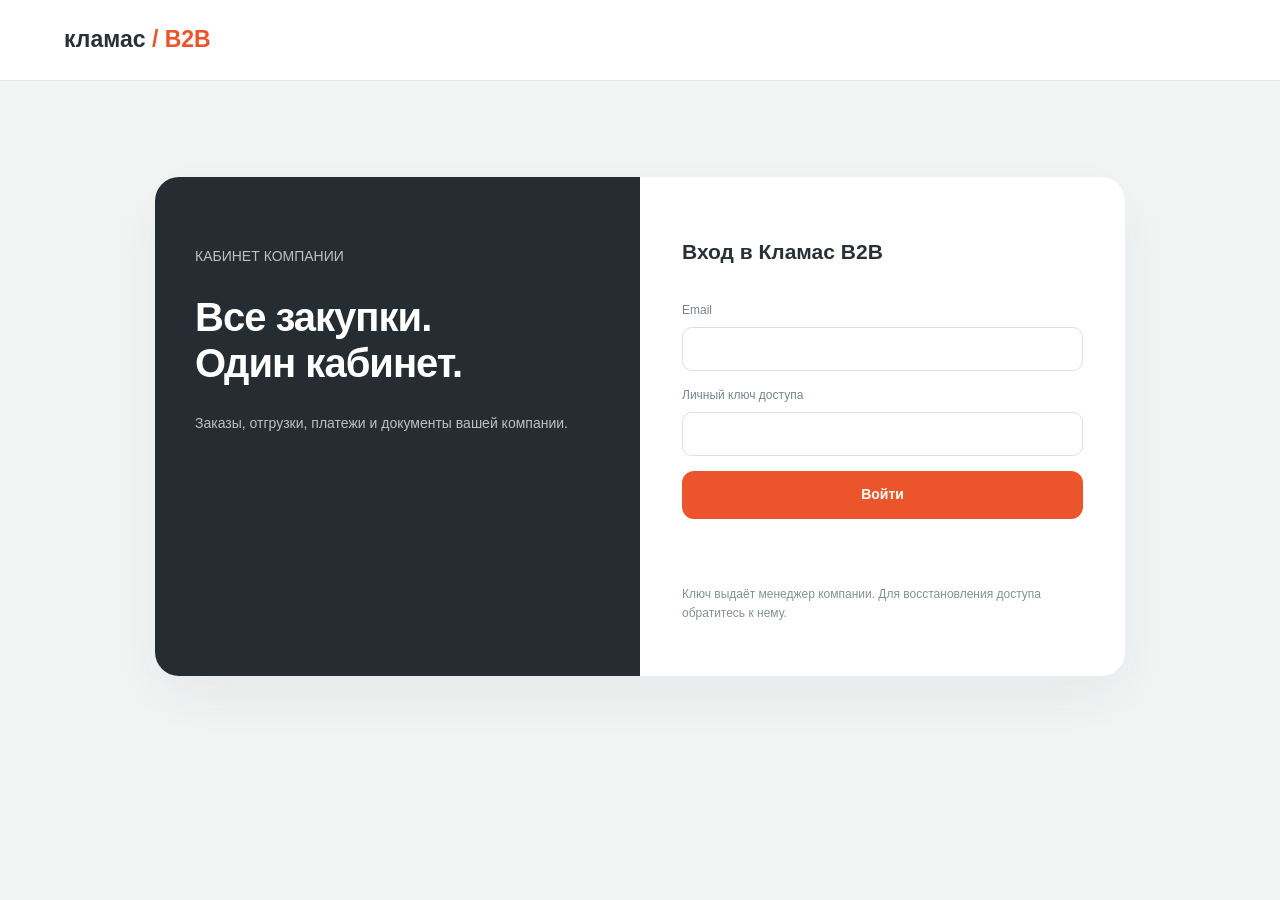
<file: b2b/Portal.html>
<!doctype html><html lang="ru"><head><base target="_top"><meta charset="utf-8"><style>
*{box-sizing:border-box}body{margin:0;font:14px/1.55 Arial,sans-serif;color:#293137;background:#f3f5f5}button,input,textarea{font:inherit}button,a{touch-action:manipulation}button{cursor:pointer}button:disabled{opacity:.55;cursor:wait}button:focus-visible,a:focus-visible,input:focus-visible,textarea:focus-visible{outline:3px solid #ec542b;outline-offset:3px}header{padding:22px 5%;background:white;border-bottom:1px solid #e2e7e7;display:flex;justify-content:space-between;align-items:center;gap:15px}header b{font-size:23px}header b span{color:#ec542b}.primary{background:#ec542b;border:0;color:#fff;padding:13px 20px;border-radius:12px;font-weight:600}.secondary{background:white;border:1px solid #dce2e2;border-radius:10px;padding:9px 14px;color:#303c40}.login{max-width:970px;margin:8vh auto;background:white;border-radius:24px;overflow:hidden;display:grid;grid-template-columns:1fr 1fr;box-shadow:0 20px 60px #1c2e3710}.welcome{padding:55px 40px;background:#252d32;color:#fff}.welcome h1{font-size:40px;line-height:1.15;letter-spacing:-1px}.welcome p{color:#b8c2c7}.login form{padding:42px;display:grid;gap:15px}.login label{display:grid;gap:7px;color:#78848a;font-size:12px}input,textarea{border:1px solid #dce2e3;border-radius:10px;background:white;padding:12px;width:100%;color:#263139}textarea{min-height:135px;resize:vertical}.error{color:#ad402b;min-height:24px;font-size:13px}.layout{display:grid;grid-template-columns:205px minmax(0,1fr);max-width:1450px;margin:auto;min-height:85vh}nav{padding:25px 14px;background:white;display:flex;flex-direction:column;gap:8px}nav button{border:0;background:white;padding:13px;text-align:left;border-radius:12px;color:#425159}nav button.active{background:#fff0e9;color:#b64e2c;font-weight:bold}.main{padding:30px;min-width:0}.heading{display:flex;justify-content:space-between;align-items:center;gap:15px;margin-bottom:22px}.heading h1{margin:0;font-size:30px;letter-spacing:-1px}.sub{color:#859094;font-size:12px}.metrics{display:grid;grid-template-columns:repeat(3,1fr);gap:16px;margin-bottom:24px}.card{background:white;border:1px solid #e2e7e7;border-radius:16px;padding:22px;margin-bottom:16px}.metrics .card{margin:0}.card h2{font-size:18px;margin:0 0 15px}.metric{display:block;font-size:27px;margin-top:10px}.table-wrap{overflow:auto}table{width:100%;border-collapse:collapse;white-space:nowrap;font-size:13px}th{text-align:left;font-weight:400;font-size:11px;color:#859096;padding:12px}td{padding:15px 12px;border-top:1px solid #edf0f0}table button{background:#f3f5f5;border:0;border-radius:8px;padding:7px 11px}.status{background:#fff0e5;color:#b66c3c;border-radius:20px;padding:5px 11px;font-size:11px;display:inline-block}.track{display:grid;grid-template-columns:repeat(4,1fr);gap:5px;margin:23px 0}.track span{padding-top:9px;border-top:4px solid #e5e9e9;color:#879397;font-size:11px}.track .done{border-color:#ef7957;color:#394950}.kv{display:grid;grid-template-columns:180px 1fr;gap:10px 22px}.kv dt{color:#879297}.kv dd{margin:0;overflow-wrap:anywhere}.doc{display:flex;justify-content:space-between;align-items:center;gap:12px;border-top:1px solid #e8eded;padding:16px 0}.doc a{color:#c25230;text-decoration:none}.request-text{white-space:pre-wrap;overflow-wrap:anywhere}.empty{color:#8a969b;padding:24px 0}.request-form{display:grid;gap:15px}.request-form label{display:grid;gap:8px}.back{border:0;background:none;color:#bd5534;padding:0 0 18px}.top-actions{display:flex;gap:10px;align-items:center}#global-error{padding:0 5%}a{color:#be5132}
@media(max-width:750px){.login{margin:20px;display:block}.welcome{padding:25px}.welcome h1{font-size:29px}.login form{padding:25px}.layout{display:block}nav{flex-direction:row;overflow:auto;padding:12px}nav button{white-space:nowrap}.main{padding:17px}.heading{align-items:flex-start;flex-direction:column}.metrics{gap:8px}.metrics .card{padding:12px}.metric{font-size:19px}.kv{grid-template-columns:1fr;gap:4px}.kv dd{margin-bottom:12px}.top-actions{flex-wrap:wrap}.top-actions .sub{display:none}.card{padding:17px}header{padding:16px}header b{font-size:19px}}
</style></head><body><header><b>кламас<span> / B2B</span></b><div id="top-actions" class="top-actions"></div></header><div id="global-error" class="error" role="alert"></div><div id="app"></div><script>
let token='',data=null,tab='Обзор',currentOrder=null;
const $=id=>document.getElementById(id),esc=v=>String(v??'').replace(/[&<>"']/g,c=>({'&':'&amp;','<':'&lt;','>':'&gt;','"':'&quot;',"'":'&#39;'}[c])),rub=n=>new Intl.NumberFormat('ru-RU',{maximumFractionDigits:2}).format(Number(n)||0)+' ₽',status=s=>'<span class="status">'+esc(s)+'</span>';
function call(name,...args){return new Promise((resolve,reject)=>google.script.run.withSuccessHandler(resolve).withFailureHandler(reject)[name](...args))}
function error(e){$('global-error').textContent=e.message||String(e)}
function showLogin(){token='';data=null;$('top-actions').innerHTML='';$('app').innerHTML=`<div class="login"><div class="welcome"><p>КАБИНЕТ КОМПАНИИ</p><h1>Все закупки.<br>Один кабинет.</h1><p>Заказы, отгрузки, платежи и документы вашей компании.</p></div><form id="login"><h2>Вход в Кламас B2B</h2><label>Email<input type="email" name="email" autocomplete="username" required maxlength="254"></label><label>Личный ключ доступа<input type="password" name="key" autocomplete="current-password" required maxlength="200"></label><button class="primary">Войти</button><div id="login-error" class="error" role="alert"></div><p class="sub">Ключ выдаёт менеджер компании. Для восстановления доступа обратитесь к нему.</p></form></div>`;$('login').onsubmit=async e=>{e.preventDefault();const b=e.target.querySelector('button');b.disabled=true;$('login-error').textContent='';try{const r=await call('login',e.target.email.value,e.target.key.value);token=r.token;tab='Обзор';await refresh()}catch(err){if($('login-error'))$('login-error').textContent=err.message;else error(err)}finally{b.disabled=false}}}
function orderTable(orders){return orders.length?`<div class="table-wrap"><table><thead><tr><th>Заказ</th><th>Дата</th><th>Название</th><th>Сумма</th><th>Остаток</th><th>Статус</th><th></th></tr></thead><tbody>${orders.map(o=>`<tr><td>${esc(o['ID заказа'])}</td><td>${esc(o.Дата)}</td><td>${esc(o.Название)}</td><td>${rub(o['Сумма, ₽'])}</td><td>${rub(o['Остаток, ₽'])}</td><td>${status(o.Статус)}</td><td><button data-order="${esc(o['ID заказа'])}">Открыть</button></td></tr>`).join('')}</tbody></table></div>`:'<div class="empty">Заказов пока нет.</div>'}
function table(rows,columns){if(!rows.length)return '<p class="empty">Записей пока нет.</p>';return `<div class="table-wrap"><table><thead><tr>${columns.map(c=>'<th>'+esc(c)+'</th>').join('')}</tr></thead><tbody>${rows.map(r=>'<tr>'+columns.map(c=>'<td>'+esc(r[c])+'</td>').join('')+'</tr>').join('')}</tbody></table></div>`}
function detail(){const o=data.orders.find(o=>o['ID заказа']===currentOrder);if(!o)return '';const items=data.items.filter(i=>i['ID заказа']===currentOrder);return `<button class="back" id="back-orders">‹ К заказам</button><div class="card"><h2>${esc(o.Название)} · ${esc(currentOrder)}</h2>${status(o.Статус)}<p>${esc(o['Комментарий для клиента'])}</p>${table(items,['Наименование','Артикул','Количество','Ед.','Цена, ₽','Гарантия','Серийный номер'])}<p>Итого: <b>${rub(o['Сумма, ₽'])}</b> · Оплачено: ${rub(o['Оплачено, ₽'])} · Остаток: ${rub(o['Остаток, ₽'])}</p></div>`}
function render(){const tabs=['Обзор','Заказы','Отгрузки','Платежи','Документы','Обращения','Компания'];let body='';if(tab==='Обзор')body=`<div class="metrics"><div class="card"><span class="sub">Активных заказов</span><b class="metric">${data.orders.filter(o=>!['Завершён','Отменён'].includes(o.Статус)).length}</b></div><div class="card"><span class="sub">К оплате</span><b class="metric">${rub(data.orders.filter(o=>o.Статус!=='Отменён').reduce((s,o)=>s+Math.max(0,o['Остаток, ₽']),0))}</b></div><div class="card"><span class="sub">Поставок в пути</span><b class="metric">${data.shipments.filter(s=>s.Статус==='В пути').length}</b></div></div><div class="card"><h2>Последние заказы</h2>${orderTable(data.orders.slice(-6).reverse())}</div>`;
if(tab==='Заказы')body=currentOrder?detail():`<div class="card">${orderTable(data.orders)}</div>`;
if(tab==='Отгрузки')body=data.shipments.map(s=>{const steps=['Согласовано','На складе','В пути','Получено'],i=steps.indexOf(s.Статус),lines=data.shipmentItems.filter(x=>x['ID отгрузки']===s['ID отгрузки']).map(x=>{const p=data.items.find(p=>p['ID позиции']===x['ID позиции']);return esc(p?.Наименование||x['ID позиции'])+' × '+esc(x.Количество)});return `<div class="card"><h2>${esc(s['ID отгрузки'])} / ${esc(s['ID заказа'])}</h2>${status(s.Статус)}<div class="track">${steps.map((t,n)=>`<span class="${n<=i?'done':''}">${t}</span>`).join('')}</div><p>${lines.join('<br>')}</p><p>${esc(s.Способ)} · ${esc(s.Адрес)}</p><p class="sub">План: ${esc(s['Плановая дата'])} · Отправлено: ${esc(s['Дата отправки'])} · Получено: ${esc(s['Дата получения'])}</p><p>${esc(s.Перевозчик)} ${s.Трек?' · Трек: '+esc(s.Трек):''}</p><p>${esc(s['Комментарий для клиента'])}</p></div>`}).join('')||'<div class="empty">Отгрузок пока нет.</div>';
if(tab==='Платежи')body=`<div class="card">${table(data.payments,['ID платежа','ID заказа','Дата','Сумма, ₽','Назначение','Статус'])}</div>`;
if(tab==='Документы')body=`<div class="card">${data.documents.map(d=>{let valid=false;try{const u=new URL(d.Ссылка);valid=u.protocol==='https:'&&['drive.google.com','docs.google.com'].includes(u.hostname)}catch{}return `<div class="doc"><div><b>${esc(d.Название)}</b><div class="sub">${esc(d.Тип)} ${esc(d.Номер)} · ${esc(d.Дата)} · ${esc(d['ID заказа'])}</div></div>${valid?`<a href="${esc(d.Ссылка)}" target="_blank" rel="noopener">Открыть ↗</a>`:'<span class="sub">Файл готовится</span>'}</div>`}).join('')||'<p class="empty">Документов пока нет.</p>'}</div>`;
if(tab==='Обращения')body=`<div class="card"><h2>Написать менеджеру</h2><form class="request-form" id="request-form"><label>Тема<input name="subject" required minlength="3" maxlength="150"></label><label>Сообщение<textarea name="text" required minlength="5" maxlength="4000"></textarea></label><button class="primary">Отправить обращение</button><p id="request-result" role="status"></p></form></div>${data.requests.slice().reverse().map(r=>`<div class="card"><h2>${esc(r.Тема)}</h2>${status(r.Статус)}<p class="request-text">${esc(r.Текст)}</p><p class="sub">${esc(r.Дата)} · ${esc(r['ID обращения'])}</p>${r['Ответ менеджера']?`<b>Ответ менеджера</b><p class="request-text">${esc(r['Ответ менеджера'])}</p>`:''}</div>`).join('')}`;
if(tab==='Компания'){const c=data.company;body=`<div class="card"><h2>${esc(c.Название)}</h2><dl class="kv">${['ИНН','КПП','Юридический адрес','Адрес доставки','Контакт','Телефон','Email','Договор','Дата договора','Условия оплаты','Лимит, ₽','Менеджер','Email менеджера','Телефон менеджера','Комментарий для клиента'].map(k=>`<dt>${k}</dt><dd>${esc(c[k])||'—'}</dd>`).join('')}</dl></div>`;}
$('top-actions').innerHTML=`<span class="sub">${esc(data.user.name)}</span><button class="secondary" id="refresh">Обновить</button><button class="secondary" id="logout">Выйти</button>`;$('app').innerHTML=`<div class="layout"><nav>${tabs.map(t=>`<button data-tab="${t}" class="${t===tab?'active':''}">${t}</button>`).join('')}</nav><main class="main"><div class="heading"><div><h1>${tab==='Обзор'?'Ваши закупки':tab}</h1><span class="sub">${esc(data.company.Название)}</span></div><span class="sub">Обновлено ${esc(data.updated)}</span></div>${body}</main></div>`;
if($('request-form'))$('request-form').onsubmit=async e=>{e.preventDefault();const f=e.target,b=f.querySelector('button');b.disabled=true;try{const r=await call('createRequest',token,f.subject.value,f.text.value);await refresh();$('request-result').textContent='Обращение '+r.id+' отправлено.'}catch(err){error(err)}finally{b.disabled=false}};
}
async function refresh(){const d=await call('portalData',token);data=d;$('global-error').textContent='';render()}
document.addEventListener('click',async e=>{const b=e.target.closest('button');if(!b)return;if(b.dataset.tab){tab=b.dataset.tab;currentOrder=null;render()}if(b.dataset.order){currentOrder=b.dataset.order;tab='Заказы';render()}if(b.id==='back-orders'){currentOrder=null;render()}if(b.id==='refresh'){b.disabled=true;try{await refresh()}catch(err){error(err)}finally{b.disabled=false}}if(b.id==='logout'){b.disabled=true;try{await call('logout',token)}catch{}showLogin()}});showLogin();
</script></body></html>
</file>
